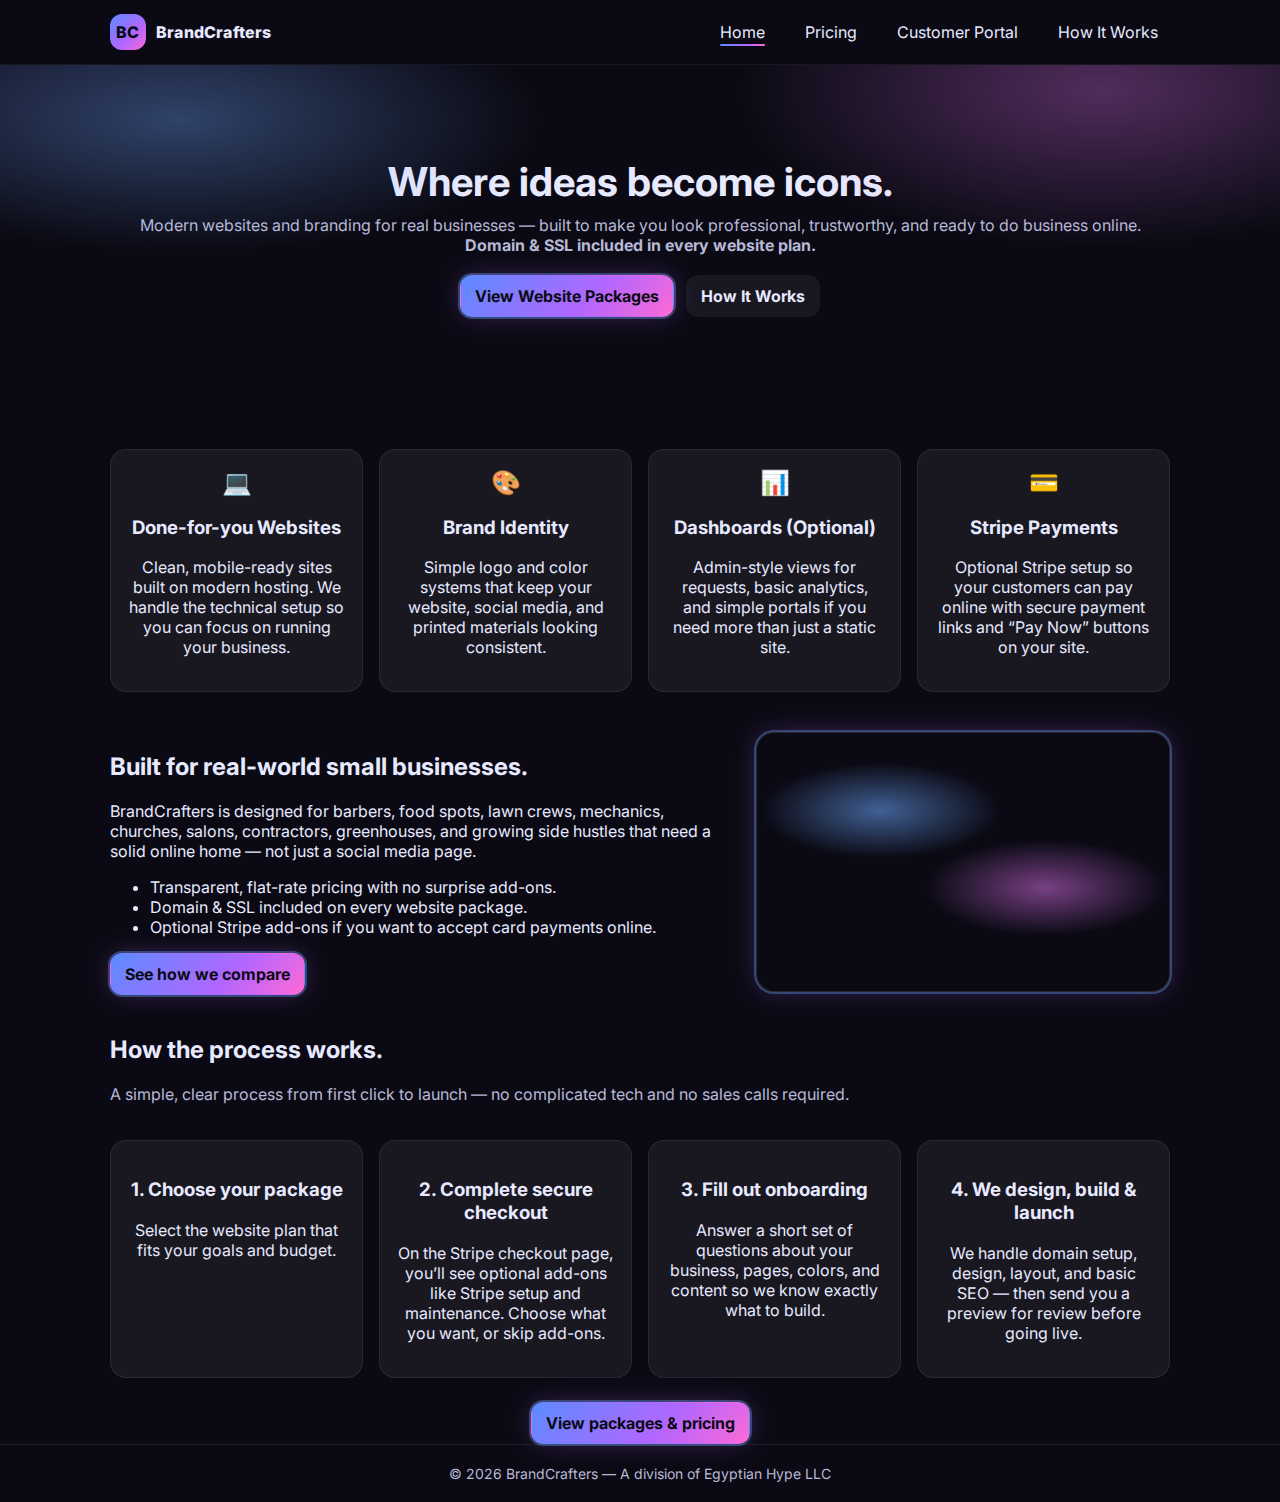
<file: index.html>
<!doctype html>
<html lang="en">
<head>
  <meta charset="utf-8" />
  <meta name="viewport" content="width=device-width, initial-scale=1" />
  <title>BrandCrafters — Where ideas become icons.</title>
  <link rel="preconnect" href="https://fonts.googleapis.com">
  <link href="https://fonts.googleapis.com/css2?family=Inter:wght@400;600;800&display=swap" rel="stylesheet">
  <link rel="stylesheet" href="styles.css" />
  <script defer src="script.js"></script>
</head>
<body>
<header class="site-header">
  <div class="container header-inner">
    <a class="logo" href="index.html">
      <span class="logo-mark">BC</span><span>BrandCrafters</span>
    </a>

    <!-- Desktop Nav -->
    <nav class="nav desktop-nav">
      <a href="index.html" class="nav-link active">Home</a>
      <a href="pricing.html" class="nav-link">Pricing</a>
      <a href="customer-inquiry.html" class="nav-link">Customer Portal</a>
      <a href="#how-it-works" class="nav-link">How It Works</a>
    </nav>

    <!-- Mobile: Hamburger -->
    <button class="menu-toggle" aria-label="Open menu" aria-expanded="false">
      <span></span><span></span><span></span>
    </button>
  </div>

  <!-- Mobile Drawer (V8) -->
  <nav class="mobile-drawer" aria-hidden="true">
    <div class="drawer-header">
      <a class="logo" href="index.html">
        <span class="logo-mark">BC</span><span>BrandCrafters</span>
      </a>
      <button class="menu-close" aria-label="Close menu">✕</button>
    </div>
    <a class="drawer-link" href="index.html">Home</a>
    <a class="drawer-link" href="pricing.html">Pricing</a>
    <a class="drawer-link" href="customer-inquiry.html">Customer Portal</a>
    <a class="drawer-link" href="#how-it-works">How It Works</a>
  </nav>
  <div class="drawer-backdrop" aria-hidden="true"></div>
</header>

<section class="hero hero-home">
  <div class="container">
    <h1 class="headline">Where ideas become icons.</h1>
    <p class="subhead">
      Modern websites and branding for real businesses — built to make you look
      professional, trustworthy, and ready to do business online.<br>
      <b>Domain &amp; SSL included in every website plan.</b>
    </p>
    <div class="cta-row">
      <a class="btn btn-primary" href="pricing.html">View Website Packages</a>
      <a class="btn btn-ghost" href="#how-it-works">How It Works</a>
    </div>
  </div>
  <div class="hero-ambient"></div>
</section>

<section class="grid-4 container">
  <article class="card">
    <div class="icon">💻</div>
    <h3>Done-for-you Websites</h3>
    <p>
      Clean, mobile-ready sites built on modern hosting. We handle the technical
      setup so you can focus on running your business.
    </p>
  </article>
  <article class="card">
    <div class="icon">🎨</div>
    <h3>Brand Identity</h3>
    <p>
      Simple logo and color systems that keep your website, social media,
      and printed materials looking consistent.
    </p>
  </article>
  <article class="card">
    <div class="icon">📊</div>
    <h3>Dashboards (Optional)</h3>
    <p>
      Admin-style views for requests, basic analytics, and simple portals if
      you need more than just a static site.
    </p>
  </article>
  <article class="card">
    <div class="icon">💳</div>
    <h3>Stripe Payments</h3>
    <p>
      Optional Stripe setup so your customers can pay online with secure
      payment links and “Pay Now” buttons on your site.
    </p>
  </article>
</section>

<section class="feature container">
  <div class="feature-copy">
    <h2>Built for real-world small businesses.</h2>
    <p>
      BrandCrafters is designed for barbers, food spots, lawn crews, mechanics,
      churches, salons, contractors, greenhouses, and growing side hustles that
      need a solid online home — not just a social media page.
    </p>
    <ul class="list">
      <li>Transparent, flat-rate pricing with no surprise add-ons.</li>
      <li>Domain &amp; SSL included on every website package.</li>
      <li>Optional Stripe add-ons if you want to accept card payments online.</li>
    </ul>
    <a class="btn btn-primary" href="pricing.html#compare">See how we compare</a>
  </div>
  <div class="feature-art">
    <div class="glass demo" aria-hidden="true"></div>
  </div>
</section>

<section class="container" id="how-it-works">
  <h2>How the process works.</h2>
  <p class="subhead">
    A simple, clear process from first click to launch — no complicated tech and no sales calls required.
  </p>
  <div class="grid-4">
    <article class="card">
      <h3>1. Choose your package</h3>
      <p>Select the website plan that fits your goals and budget.</p>
    </article>
    <article class="card">
      <h3>2. Complete secure checkout</h3>
      <p>
        On the Stripe checkout page, you’ll see optional add-ons like Stripe
        setup and maintenance. Choose what you want, or skip add-ons.
      </p>
    </article>
    <article class="card">
      <h3>3. Fill out onboarding</h3>
      <p>
        Answer a short set of questions about your business, pages, colors,
        and content so we know exactly what to build.
      </p>
    </article>
    <article class="card">
      <h3>4. We design, build &amp; launch</h3>
      <p>
        We handle domain setup, design, layout, and basic SEO — then send
        you a preview for review before going live.
      </p>
    </article>
  </div>
  <div class="cta-row">
    <a class="btn btn-primary" href="pricing.html">View packages &amp; pricing</a>
  </div>
</section>

<footer class="site-footer">
  <div class="container footer-inner">
    <div>© <span id="year"></span> BrandCrafters — A division of Egyptian Hype LLC</div>
  </div>
</footer>
<script>
  document.getElementById('year').textContent = new Date().getFullYear();
</script>
</body>
</html>
</file>
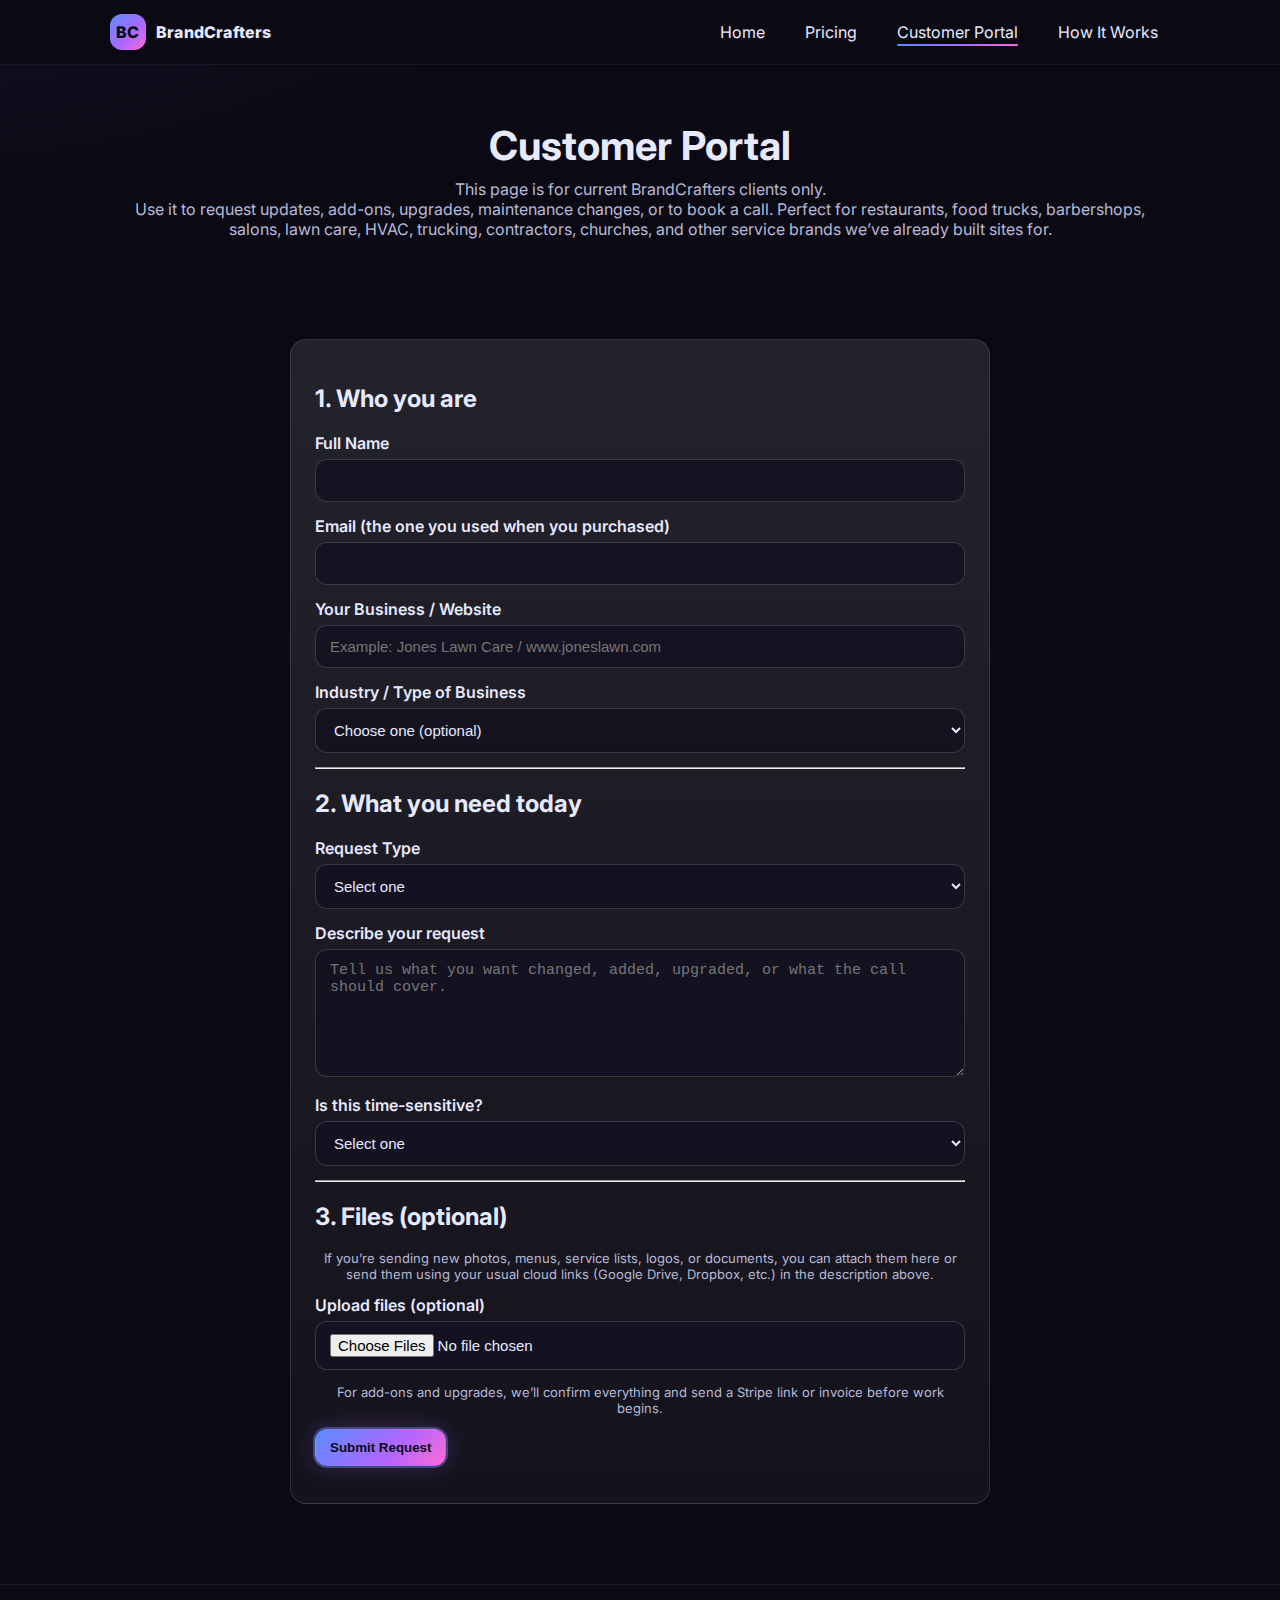
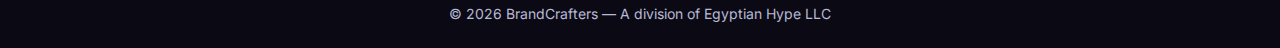
<file: customer-inquiry.html>
<!doctype html>
<html lang="en">
<head>
  <meta charset="utf-8" />
  <meta name="viewport" content="width=device-width, initial-scale=1" />
  <title>Customer Portal — BrandCrafters</title>
  <link href="https://fonts.googleapis.com/css2?family=Inter:wght@400;600;800&display=swap" rel="stylesheet">
  <link rel="stylesheet" href="styles.css" />
  <script defer src="script.js"></script>
</head>
<body>

<header class="site-header">
  <div class="container header-inner">
    <a class="logo" href="index.html">
      <span class="logo-mark">BC</span><span>BrandCrafters</span>
    </a>

    <nav class="nav desktop-nav">
      <a href="index.html" class="nav-link">Home</a>
      <a href="pricing.html" class="nav-link">Pricing</a>
      <a href="customer-inquiry.html" class="nav-link active">Customer Portal</a>
      <a href="pricing.html#how-it-works" class="nav-link">How It Works</a>
    </nav>

    <button class="menu-toggle" aria-label="Open menu" aria-expanded="false">
      <span></span><span></span><span></span>
    </button>
  </div>

  <nav class="mobile-drawer" aria-hidden="true">
    <div class="drawer-header">
      <a class="logo" href="index.html">
        <span class="logo-mark">BC</span><span>BrandCrafters</span>
      </a>
      <button class="menu-close" aria-label="Close menu">✕</button>
    </div>

    <a class="drawer-link" href="index.html">Home</a>
    <a class="drawer-link" href="pricing.html">Pricing</a>
    <a class="drawer-link highlight" href="customer-inquiry.html">Customer Portal</a>
  </nav>

  <div class="drawer-backdrop" aria-hidden="true"></div>
</header>

<section class="page-hero">
  <div class="container">
    <h1 class="headline">Customer Portal</h1>
    <p class="subhead">
      This page is for current BrandCrafters clients only.<br>
      Use it to request updates, add-ons, upgrades, maintenance changes, or to book a call.
      Perfect for restaurants, food trucks, barbershops, salons, lawn care, HVAC, trucking,
      contractors, churches, and other service brands we’ve already built sites for.
    </p>
  </div>
</section>

<section class="container inquiry-section">
  <form id="customerForm" class="form glass" autocomplete="on">
    <h2>1. Who you are</h2>

    <label>Full Name
      <input name="name" required />
    </label>

    <label>Email (the one you used when you purchased)
      <input type="email" name="email" required />
    </label>

    <label>Your Business / Website
      <input name="business" placeholder="Example: Jones Lawn Care / www.joneslawn.com" />
    </label>

    <label>Industry / Type of Business
      <select name="industry">
        <option value="">Choose one (optional)</option>
        <option>Restaurant / Food Truck</option>
        <option>Barbershop / Salon / Beauty</option>
        <option>Lawn Care / Landscaping</option>
        <option>HVAC / Plumbing / Trades</option>
        <option>Trucking / Logistics</option>
        <option>Cleaning / Detailing</option>
        <option>Medical / Dental / Health</option>
        <option>Legal / Tax / Professional</option>
        <option>Church / Nonprofit</option>
        <option>Other</option>
      </select>
    </label>

    <hr>

    <h2>2. What you need today</h2>

    <label>Request Type
      <select name="requestType" required>
        <option value="">Select one</option>
        <option value="Site Update">Website update (per-call)</option>
        <option value="Add Stripe Basic">Add Basic Stripe Setup</option>
        <option value="Add Stripe Full">Add Full Stripe Integration</option>
        <option value="Upgrade Package">Upgrade my website package</option>
        <option value="Add Maintenance">Add a maintenance plan</option>
        <option value="Cancel Maintenance">Cancel my maintenance plan</option>
        <option value="Book Call">Book a call (phone or video)</option>
        <option value="Upload Content">Send new content or images</option>
        <option value="Other">Other request</option>
      </select>
    </label>

    <label>Describe your request
      <textarea name="details" rows="6"
        placeholder="Tell us what you want changed, added, upgraded, or what the call should cover."></textarea>
    </label>

    <label>Is this time-sensitive?
      <select name="urgency">
        <option value="">Select one</option>
        <option>Normal</option>
        <option>Need this done soon</option>
        <option>Urgent (deadline coming up)</option>
      </select>
    </label>

    <hr>

    <h2>3. Files (optional)</h2>
    <p class="form-note">
      If you’re sending new photos, menus, service lists, logos, or documents, you can attach them here
      or send them using your usual cloud links (Google Drive, Dropbox, etc.) in the description above.
    </p>

    <!-- Visual only unless wired to a backend / upload handler -->
    <label>Upload files (optional)
      <input type="file" name="uploads" multiple />
    </label>

    <p class="form-note">
      For add-ons and upgrades, we’ll confirm everything and send a Stripe link or invoice
      before work begins.
    </p>

    <button class="btn btn-primary" type="submit">Submit Request</button>
    <p id="formMsg" class="form-note"></p>
  </form>
</section>

<footer class="site-footer">
  <div class="container footer-inner">
    <div>© <span id="year"></span> BrandCrafters — A division of Egyptian Hype LLC</div>
  </div>
</footer>
<script>
  document.getElementById('year').textContent = new Date().getFullYear();

  // Simple front-end confirmation for now (no backend yet)
  const customerForm = document.getElementById('customerForm');
  const customerMsg = document.getElementById('formMsg');

  customerForm.addEventListener('submit', function (e) {
    e.preventDefault();
    customerMsg.textContent = "Thanks! Your request has been recorded. We’ll review it and follow up by email.";
    window.scrollTo({ top: 0, behavior: 'smooth' });
  });
</script>
</body>
  </html>
</file>
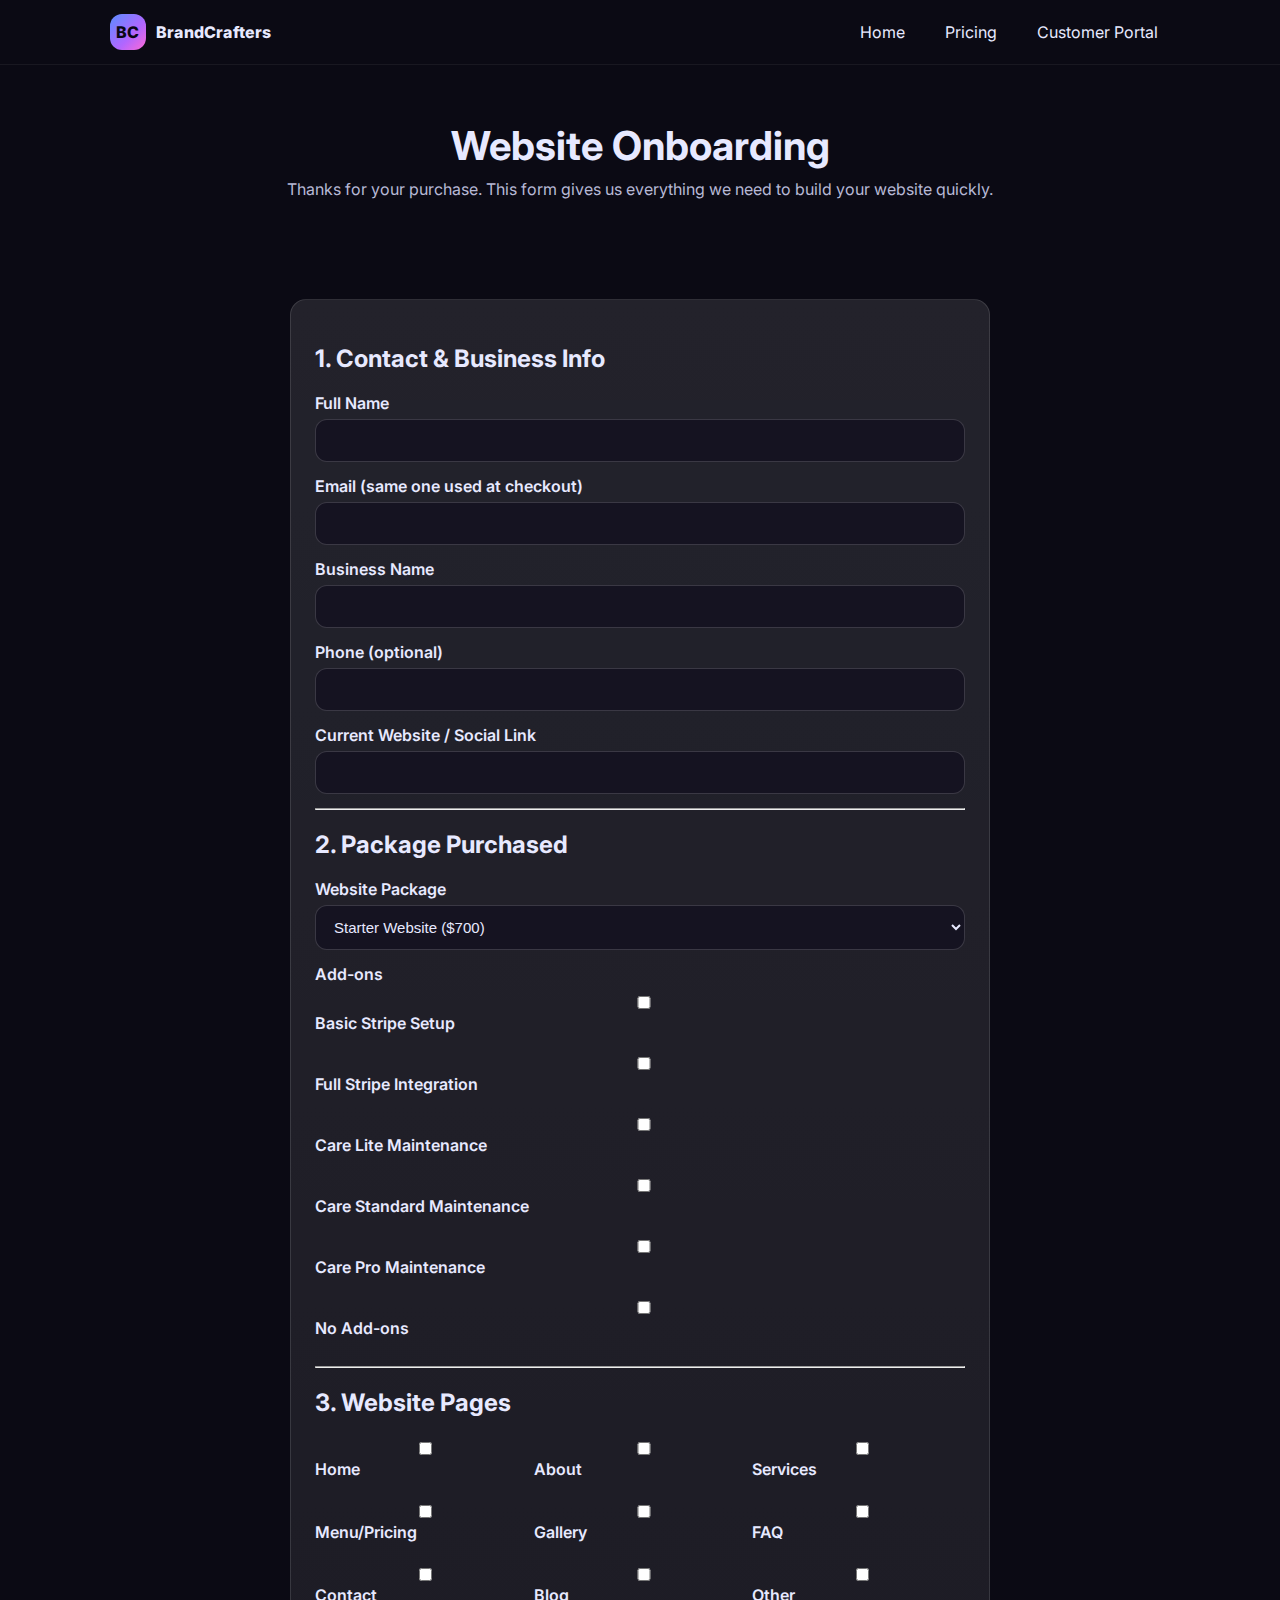
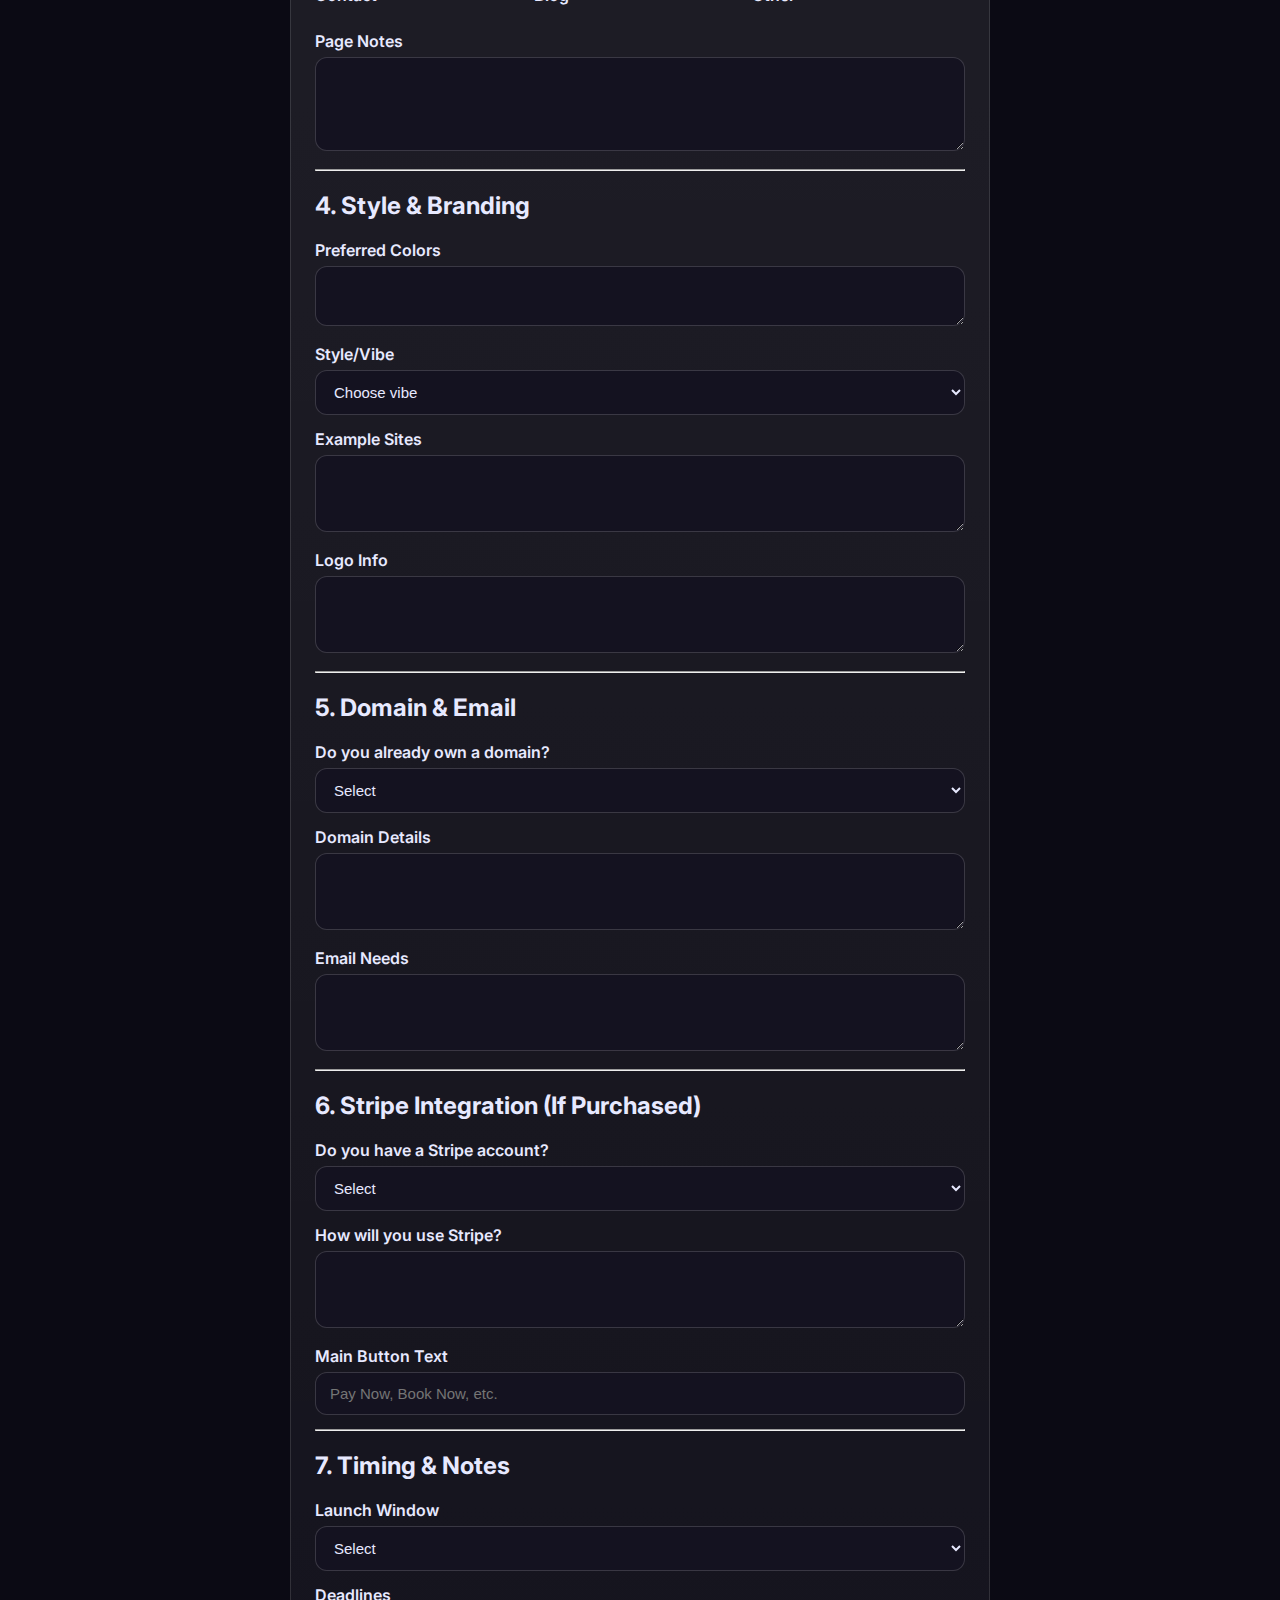
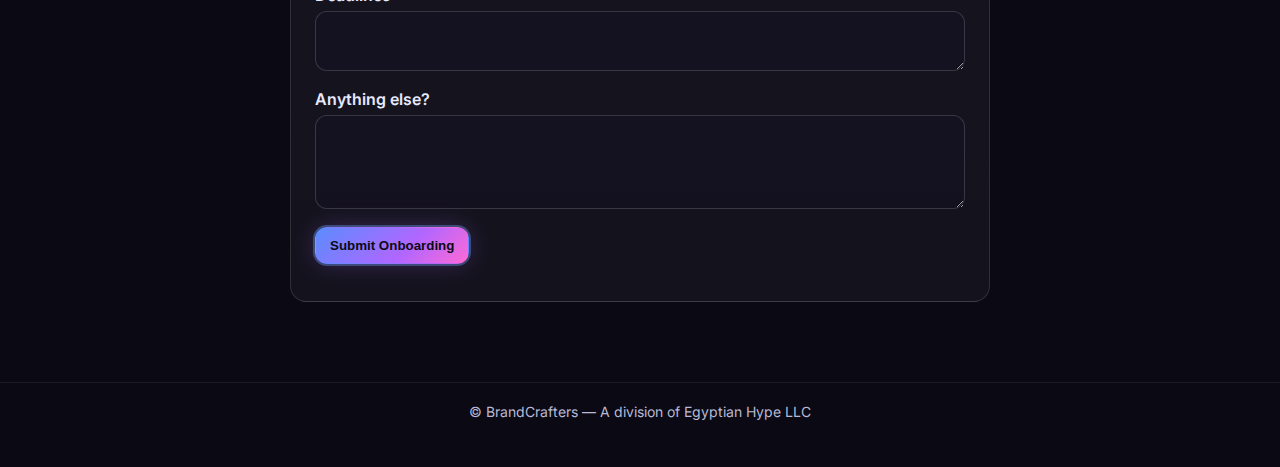
<file: onboarding.html>
<!doctype html>
<html lang="en">
<head>
  <meta charset="utf-8" />
  <meta name="viewport" content="width=device-width, initial-scale=1" />
  <title>Onboarding — BrandCrafters</title>
  <link href="https://fonts.googleapis.com/css2?family=Inter:wght@400;600;800&display=swap" rel="stylesheet">
  <link rel="stylesheet" href="styles.css" />
  <script defer src="script.js"></script>
</head>
<body>

<header class="site-header">
  <div class="container header-inner">
    <a class="logo" href="index.html">
      <span class="logo-mark">BC</span><span>BrandCrafters</span>
    </a>

    <nav class="nav desktop-nav">
      <a href="index.html" class="nav-link">Home</a>
      <a href="pricing.html" class="nav-link">Pricing</a>
      <a href="customer-inquiry.html" class="nav-link">Customer Portal</a>
    </nav>

    <button class="menu-toggle" aria-label="Open menu" aria-expanded="false">
      <span></span><span></span><span></span>
    </button>
  </div>

  <nav class="mobile-drawer" aria-hidden="true">
    <div class="drawer-header">
      <a class="logo" href="index.html">
        <span class="logo-mark">BC</span><span>BrandCrafters</span>
      </a>
      <button class="menu-close" aria-label="Close menu">✕</button>
    </div>
    <a class="drawer-link" href="index.html">Home</a>
    <a class="drawer-link" href="pricing.html">Pricing</a>
    <a class="drawer-link" href="customer-inquiry.html">Customer Portal</a>
  </nav>

  <div class="drawer-backdrop" aria-hidden="true"></div>
</header>

<section class="page-hero">
  <div class="container">
    <h1 class="headline">Website Onboarding</h1>
    <p class="subhead">
      Thanks for your purchase. This form gives us everything we need to build your website quickly.
    </p>
  </div>
</section>

<section class="container inquiry-section">
  <form id="onboardingForm" class="form glass" autocomplete="on">

    <h2>1. Contact & Business Info</h2>

    <label>Full Name
      <input name="name" required />
    </label>

    <label>Email (same one used at checkout)
      <input type="email" name="email" required />
    </label>

    <label>Business Name
      <input name="business" required />
    </label>

    <label>Phone (optional)
      <input name="phone" />
    </label>

    <label>Current Website / Social Link
      <input name="current_web" />
    </label>

    <hr>

    <h2>2. Package Purchased</h2>

    <label>Website Package
      <select name="package" required>
        <option value="Starter Website">Starter Website ($700)</option>
        <option value="Standard Business Site">Standard Business Site ($900)</option>
        <option value="Professional Website">Professional Website ($1,300)</option>
        <option value="Premium Website">Premium Website ($2,000)</option>
      </select>
    </label>

    <label>Add-ons
      <div style="margin-top:6px; display:grid; gap:4px;">
        <label><input type="checkbox" name="addons" value="Basic Stripe Setup" /> Basic Stripe Setup</label>
        <label><input type="checkbox" name="addons" value="Full Stripe Integration" /> Full Stripe Integration</label>
        <label><input type="checkbox" name="addons" value="Care Lite" /> Care Lite Maintenance</label>
        <label><input type="checkbox" name="addons" value="Care Standard" /> Care Standard Maintenance</label>
        <label><input type="checkbox" name="addons" value="Care Pro" /> Care Pro Maintenance</label>
        <label><input type="checkbox" name="addons" value="None" /> No Add-ons</label>
      </div>
    </label>

    <hr>

    <h2>3. Website Pages</h2>

    <div style="display:grid;grid-template-columns:repeat(auto-fit,minmax(180px,1fr));gap:6px;margin-bottom:12px;">
      <label><input type="checkbox" name="pages" value="Home" /> Home</label>
      <label><input type="checkbox" name="pages" value="About" /> About</label>
      <label><input type="checkbox" name="pages" value="Services" /> Services</label>
      <label><input type="checkbox" name="pages" value="Menu/Pricing" /> Menu/Pricing</label>
      <label><input type="checkbox" name="pages" value="Gallery" /> Gallery</label>
      <label><input type="checkbox" name="pages" value="FAQ" /> FAQ</label>
      <label><input type="checkbox" name="pages" value="Contact" /> Contact</label>
      <label><input type="checkbox" name="pages" value="Blog" /> Blog</label>
      <label><input type="checkbox" name="pages" value="Other" /> Other</label>
    </div>

    <label>Page Notes
      <textarea name="page_notes" rows="4"></textarea>
    </label>

    <hr>

    <h2>4. Style & Branding</h2>

    <label>Preferred Colors
      <textarea name="colors" rows="2"></textarea>
    </label>

    <label>Style/Vibe
      <select name="style_vibe">
        <option value="">Choose vibe</option>
        <option value="Clean & Modern">Clean & Modern</option>
        <option value="Bold & Loud">Bold & Loud</option>
        <option value="Minimal">Minimal</option>
        <option value="Professional">Professional</option>
      </select>
    </label>

    <label>Example Sites
      <textarea name="example_sites" rows="3"></textarea>
    </label>

    <label>Logo Info
      <textarea name="logo_info" rows="3"></textarea>
    </label>

    <hr>

    <h2>5. Domain & Email</h2>

    <label>Do you already own a domain?
      <select name="has_domain">
        <option value="">Select</option>
        <option>Yes</option>
        <option>No</option>
        <option>Not sure</option>
      </select>
    </label>

    <label>Domain Details
      <textarea name="domain_details" rows="3"></textarea>
    </label>

    <label>Email Needs
      <textarea name="email_needs" rows="3"></textarea>
    </label>

    <hr>

    <h2>6. Stripe Integration (If Purchased)</h2>

    <label>Do you have a Stripe account?
      <select name="has_stripe">
        <option value="">Select</option>
        <option>Yes</option>
        <option>No</option>
        <option>Not sure</option>
      </select>
    </label>

    <label>How will you use Stripe?
      <textarea name="stripe_usage" rows="3"></textarea>
    </label>

    <label>Main Button Text
      <input name="primary_button_text" placeholder="Pay Now, Book Now, etc." />
    </label>

    <hr>

    <h2>7. Timing & Notes</h2>

    <label>Launch Window
      <select name="launch_window">
        <option value="">Select</option>
        <option>1–2 weeks</option>
        <option>2–3 weeks</option>
        <option>3–5 weeks</option>
        <option>No rush</option>
      </select>
    </label>

    <label>Deadlines
      <textarea name="deadlines" rows="2"></textarea>
    </label>

    <label>Anything else?
      <textarea name="extra_notes" rows="4"></textarea>
    </label>

    <button class="btn btn-primary" type="submit">Submit Onboarding</button>
    <p id="formMsg" class="form-note"></p>
  </form>
</section>

<footer class="site-footer">
  <div class="container footer-inner">
    <div>© <span id="year"></span> BrandCrafters — A division of Egyptian Hype LLC</div>
  </div>
</footer>

<!-- Supabase Wiring -->
<script type="module">
  import { createClient } from "https://esm.sh/@supabase/supabase-js@2";

  const supabase = createClient(
    "https://vekoulqehexqosgwacwa.supabase.co",
    "eyJhbGciOiJIUzI1NiIsInR5cCI6IkpXVCJ9.eyJpc3MiOiJzdXBhYmFzZSIsInJlZiI6InZla291bHFlaGV4cW9zZ3dhY3dhIiwicm9sZSI6ImFub24iLCJpYXQiOjE3NjMxNTYxNTUsImV4cCI6MjA3ODczMjE1NX0.B9gSHAb_cLCcjCzXM5FegDIKsuQwHCqAFXslfAzzrQ4"
  );

  document.getElementById("year").textContent = new Date().getFullYear();

  const form = document.getElementById("onboardingForm");
  const msg = document.getElementById("formMsg");
  const submitBtn = form.querySelector("button[type='submit']");

  form.addEventListener("submit", async (e) => {
    e.preventDefault();
    msg.textContent = "Submitting...";
    submitBtn.disabled = true;

    const fd = new FormData(form);
    const addons = fd.getAll("addons");
    const pages = fd.getAll("pages");

    const payload = {
      name: fd.get("name"),
      email: fd.get("email"),
      business_name: fd.get("business"),
      phone: fd.get("phone"),
      current_web: fd.get("current_web"),
      package_name: fd.get("package"),
      addons,
      pages,
      page_notes: fd.get("page_notes"),
      colors: fd.get("colors"),
      style_vibe: fd.get("style_vibe"),
      example_sites: fd.get("example_sites"),
      logo_info: fd.get("logo_info"),
      has_domain: fd.get("has_domain"),
      domain_details: fd.get("domain_details"),
      email_needs: fd.get("email_needs"),
      has_stripe: fd.get("has_stripe"),
      stripe_usage: fd.get("stripe_usage"),
      primary_button_text: fd.get("primary_button_text"),
      launch_window: fd.get("launch_window"),
      deadlines: fd.get("deadlines"),
      extra_notes: fd.get("extra_notes"),
    };

    const { error } = await supabase
      .from("onboarding_submissions")
      .insert(payload);

    if (error) {
      msg.textContent = "Error saving your info. Try again.";
      console.error(error);
    } else {
      msg.textContent = "Submitted successfully!";
      form.reset();
    }

    submitBtn.disabled = false;
  });
</script>

</body>
</html>
</file>
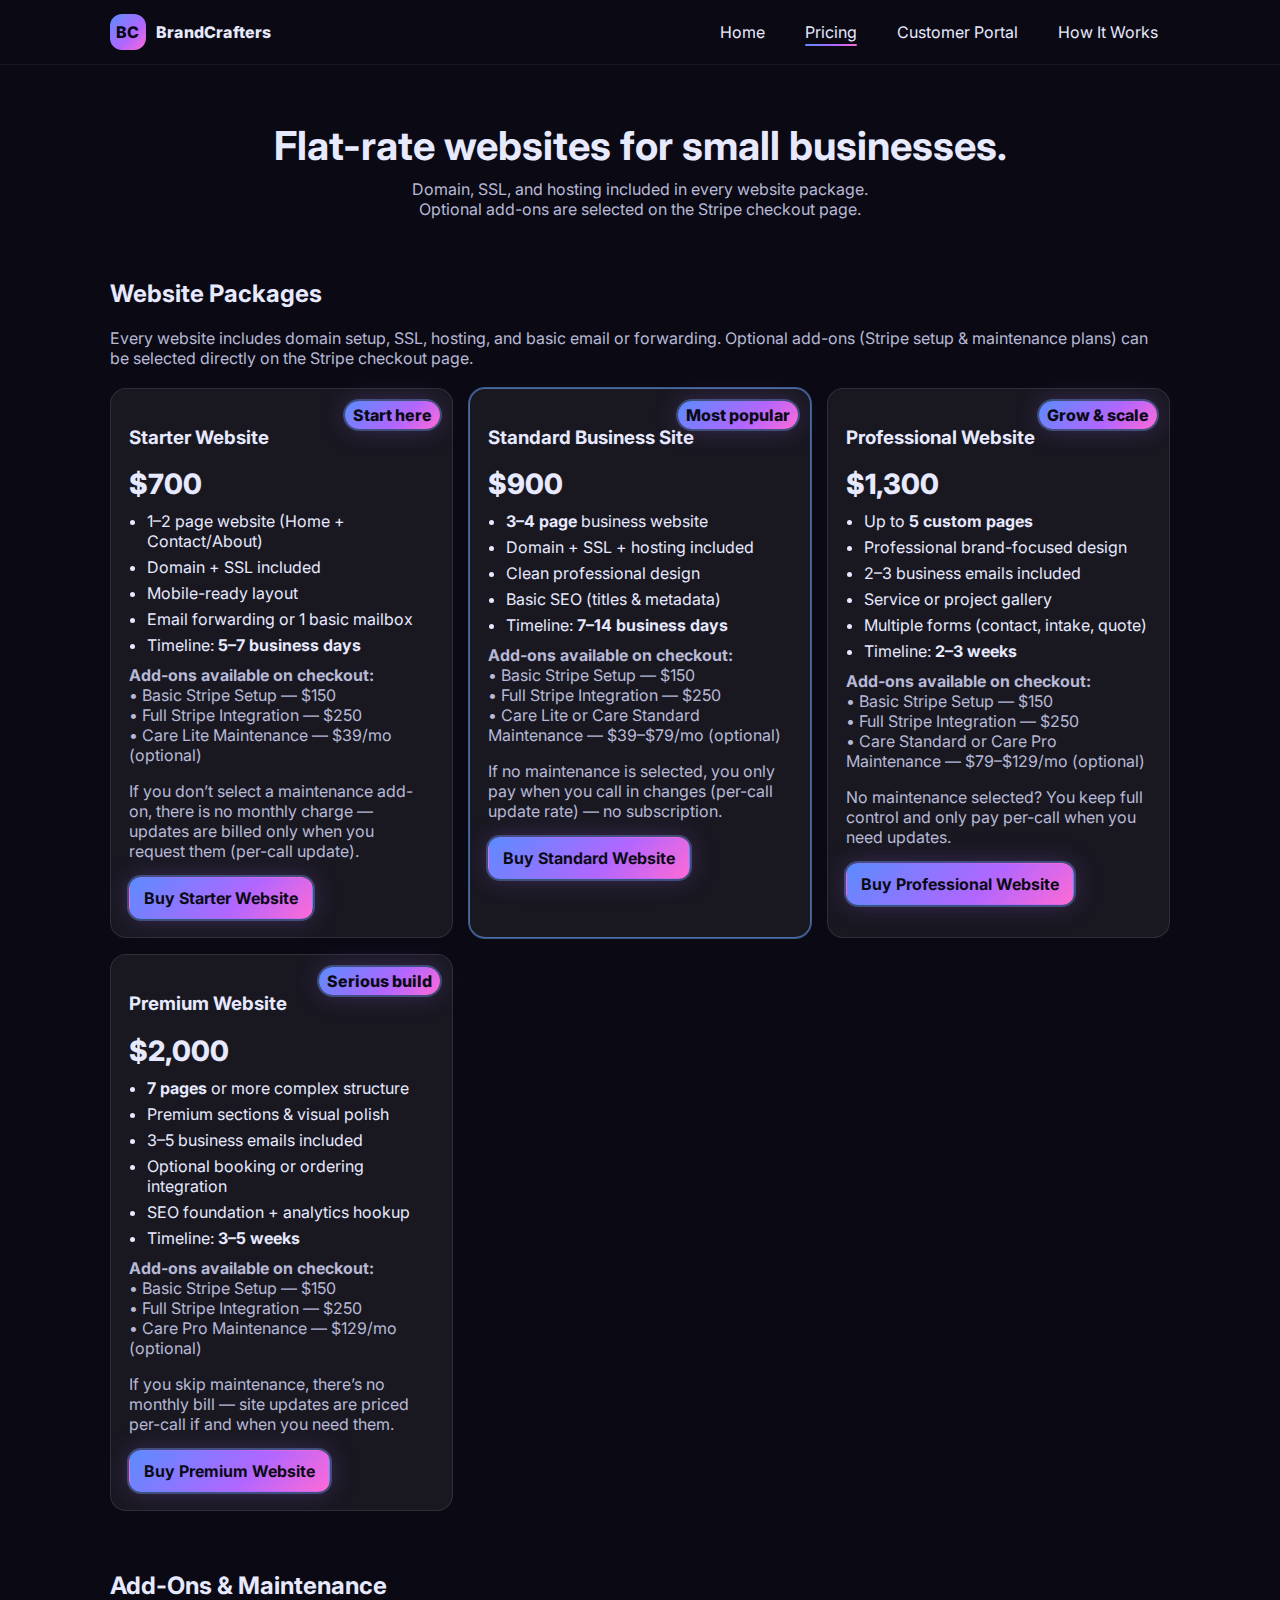
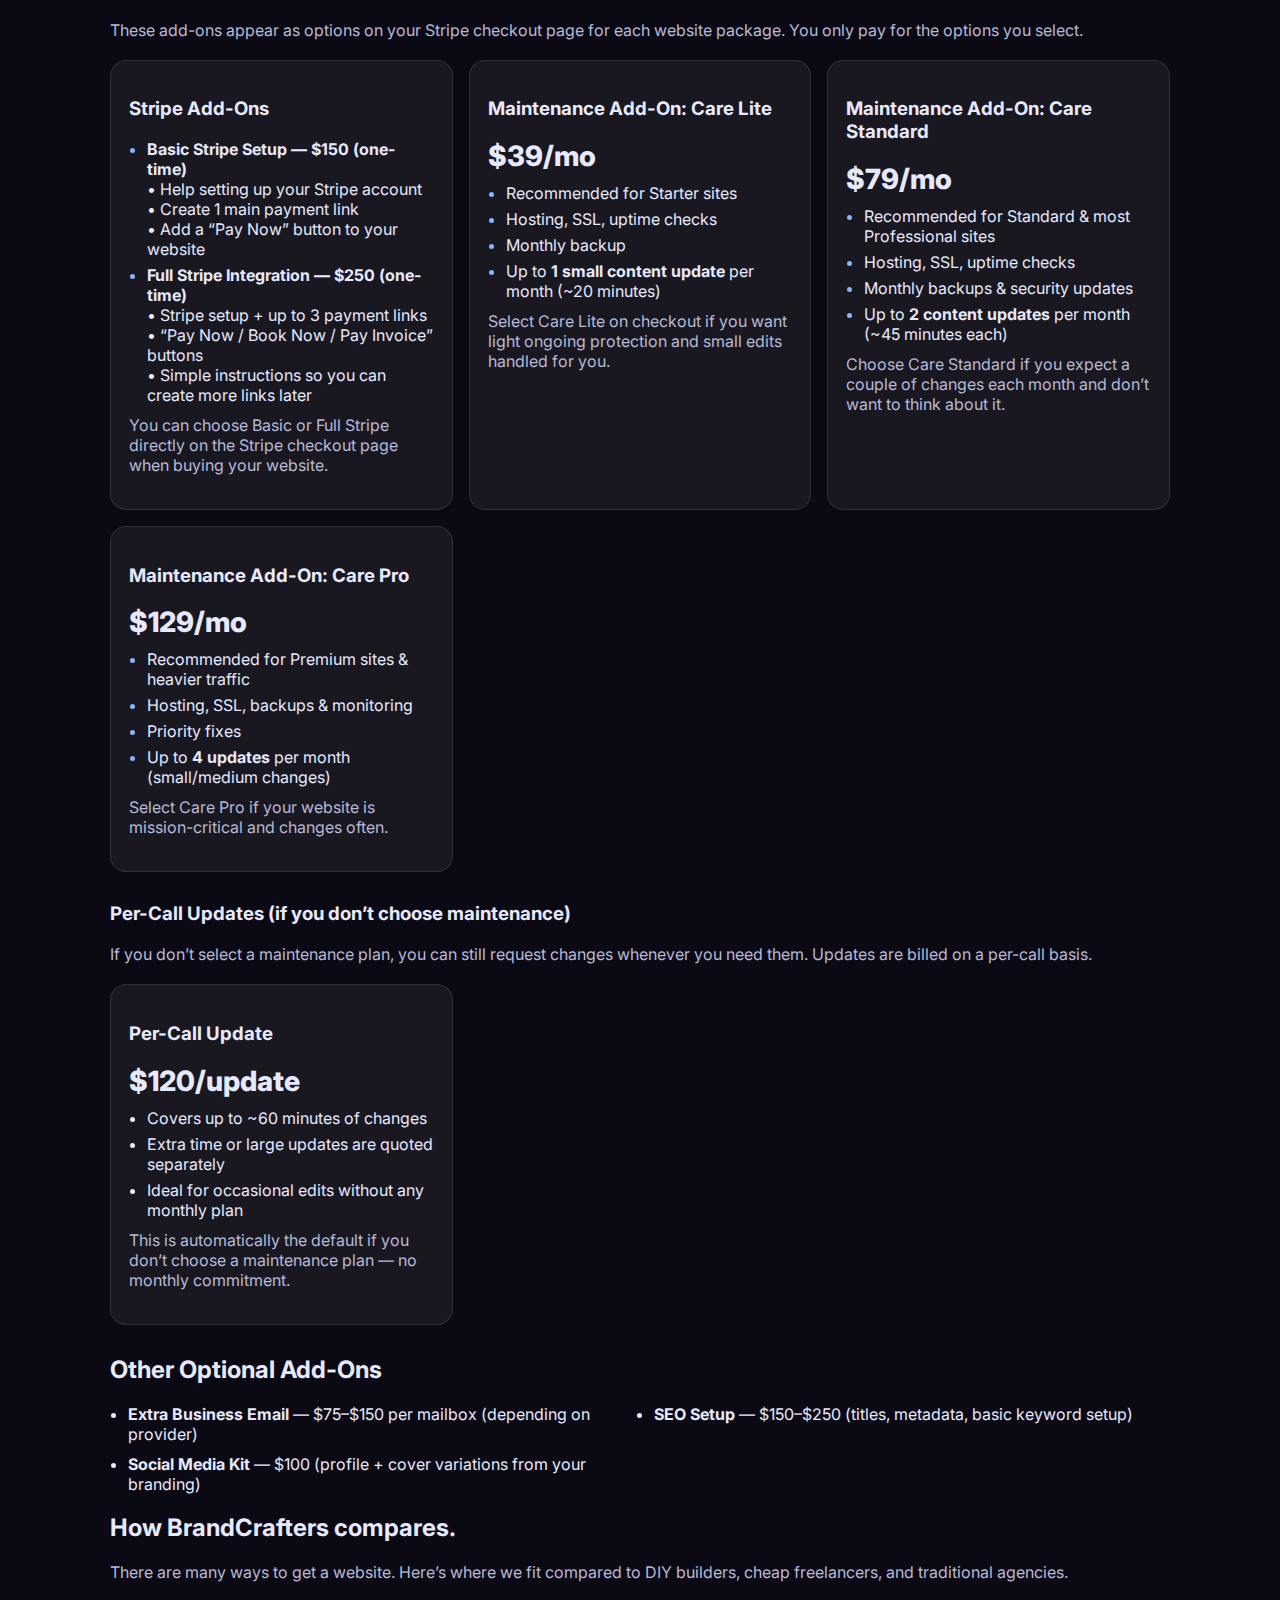
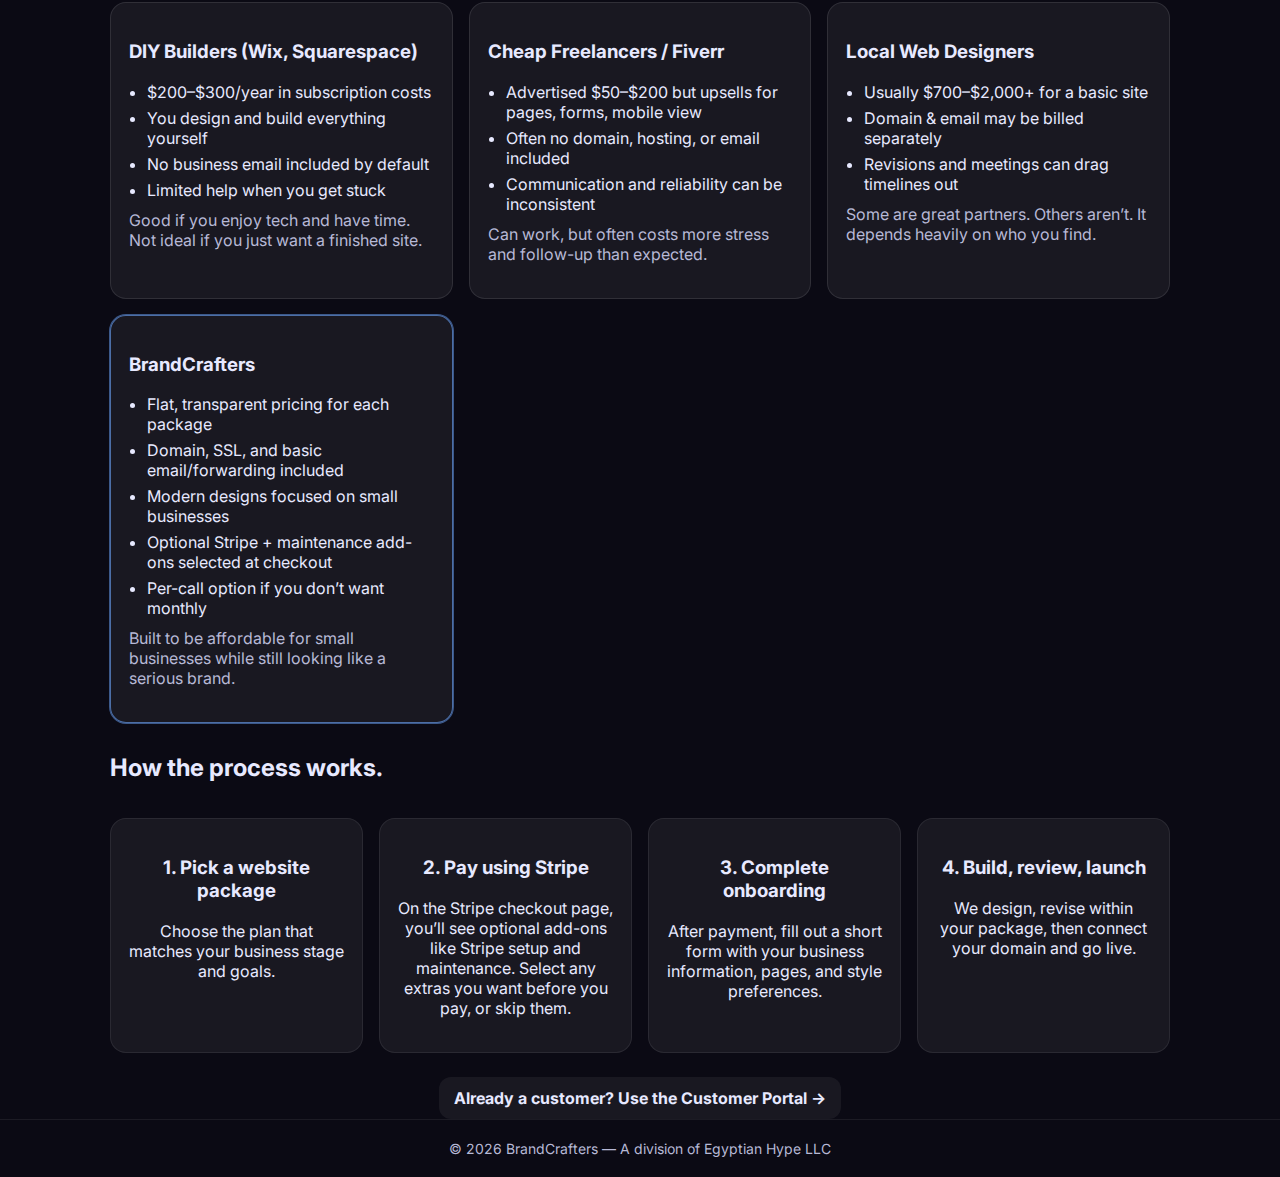
<file: pricing.html>
<!doctype html>
<html lang="en">
<head>
  <meta charset="utf-8" />
  <meta name="viewport" content="width=device-width, initial-scale=1" />
  <title>Pricing — BrandCrafters</title>
  <link href="https://fonts.googleapis.com/css2?family=Inter:wght@400;600;800&display=swap" rel="stylesheet">
  <link rel="stylesheet" href="styles.css" />
  <script defer src="script.js"></script>
</head>
<body>
<header class="site-header">
  <div class="container header-inner">
    <a class="logo" href="index.html">
      <span class="logo-mark">BC</span><span>BrandCrafters</span>
    </a>

    <!-- Desktop Nav -->
    <nav class="nav desktop-nav">
      <a href="index.html" class="nav-link">Home</a>
      <a href="pricing.html" class="nav-link active">Pricing</a>
      <a href="customer-inquiry.html" class="nav-link">Customer Portal</a>
      <a href="#how-it-works" class="nav-link">How It Works</a>
    </nav>

    <!-- Mobile Menu -->
    <button class="menu-toggle" aria-label="Open menu" aria-expanded="false">
      <span></span><span></span><span></span>
    </button>
  </div>

  <!-- Mobile Drawer (V8) -->
  <nav class="mobile-drawer" aria-hidden="true">
    <div class="drawer-header">
      <a class="logo" href="index.html">
        <span class="logo-mark">BC</span><span>BrandCrafters</span>
      </a>
      <button class="menu-close" aria-label="Close menu">✕</button>
    </div>
    <a class="drawer-link" href="index.html">Home</a>
    <a class="drawer-link" href="pricing.html">Pricing</a>
    <a class="drawer-link" href="customer-inquiry.html">Customer Portal</a>
    <a class="drawer-link" href="#how-it-works">How It Works</a>
  </nav>
  <div class="drawer-backdrop" aria-hidden="true"></div>
</header>

<section class="page-hero">
  <div class="container">
    <h1 class="headline">Flat-rate websites for small businesses.</h1>
    <p class="subhead">
      Domain, SSL, and hosting included in every website package.<br>
      Optional add-ons are selected on the Stripe checkout page.
    </p>
  </div>
</section>

<!-- WEBSITE PACKAGES -->
<div class="container plans" id="packages">
  <h2>Website Packages</h2>
  <p class="subhead">
    Every website includes domain setup, SSL, hosting, and basic email or forwarding.
    Optional add-ons (Stripe setup &amp; maintenance plans) can be selected directly
    on the Stripe checkout page.
  </p>

  <div class="plan-grid">

    <!-- Starter -->
    <div class="plan">
      <div class="badge">Start here</div>
      <h3>Starter Website</h3>
      <div class="price">$700</div>
      <ul class="features">
        <li>1–2 page website (Home + Contact/About)</li>
        <li>Domain + SSL included</li>
        <li>Mobile-ready layout</li>
        <li>Email forwarding or 1 basic mailbox</li>
        <li>Timeline: <b>5–7 business days</b></li>
      </ul>
      <p class="fit-note">
        <b>Add-ons available on checkout:</b><br>
        • Basic Stripe Setup — $150<br>
        • Full Stripe Integration — $250<br>
        • Care Lite Maintenance — $39/mo (optional)
      </p>
      <p class="fit-note">
        If you don’t select a maintenance add-on, there is no monthly charge — updates are billed only when you request them (per-call update).
      </p>

      <div class="plan-actions">
        <!-- Replace with your Stripe Payment Link for Starter website (with add-ons configured in Stripe) -->
        <a class="btn btn-primary btn-full" href="#STRIPE_WEBSITE_STARTER" target="_blank" rel="noopener">
          Buy Starter Website
        </a>
      </div>
    </div>

    <!-- Standard -->
    <div class="plan plan-popular">
      <div class="badge">Most popular</div>
      <h3>Standard Business Site</h3>
      <div class="price">$900</div>
      <ul class="features">
        <li><b>3–4 page</b> business website</li>
        <li>Domain + SSL + hosting included</li>
        <li>Clean professional design</li>
        <li>Basic SEO (titles &amp; metadata)</li>
        <li>Timeline: <b>7–14 business days</b></li>
      </ul>
      <p class="fit-note">
        <b>Add-ons available on checkout:</b><br>
        • Basic Stripe Setup — $150<br>
        • Full Stripe Integration — $250<br>
        • Care Lite or Care Standard Maintenance — $39–$79/mo (optional)
      </p>
      <p class="fit-note">
        If no maintenance is selected, you only pay when you call in changes (per-call update rate) — no subscription.
      </p>

      <div class="plan-actions">
        <a class="btn btn-primary btn-full" href="#STRIPE_WEBSITE_STANDARD" target="_blank" rel="noopener">
          Buy Standard Website
        </a>
      </div>
    </div>

    <!-- Professional -->
    <div class="plan">
      <div class="badge">Grow &amp; scale</div>
      <h3>Professional Website</h3>
      <div class="price">$1,300</div>
      <ul class="features">
        <li>Up to <b>5 custom pages</b></li>
        <li>Professional brand-focused design</li>
        <li>2–3 business emails included</li>
        <li>Service or project gallery</li>
        <li>Multiple forms (contact, intake, quote)</li>
        <li>Timeline: <b>2–3 weeks</b></li>
      </ul>
      <p class="fit-note">
        <b>Add-ons available on checkout:</b><br>
        • Basic Stripe Setup — $150<br>
        • Full Stripe Integration — $250<br>
        • Care Standard or Care Pro Maintenance — $79–$129/mo (optional)
      </p>
      <p class="fit-note">
        No maintenance selected? You keep full control and only pay per-call when you need updates.
      </p>

      <div class="plan-actions">
        <a class="btn btn-primary btn-full" href="#STRIPE_WEBSITE_PROFESSIONAL" target="_blank" rel="noopener">
          Buy Professional Website
        </a>
      </div>
    </div>

    <!-- Premium -->
    <div class="plan">
      <div class="badge">Serious build</div>
      <h3>Premium Website</h3>
      <div class="price">$2,000</div>
      <ul class="features">
        <li><b>7 pages</b> or more complex structure</li>
        <li>Premium sections &amp; visual polish</li>
        <li>3–5 business emails included</li>
        <li>Optional booking or ordering integration</li>
        <li>SEO foundation + analytics hookup</li>
        <li>Timeline: <b>3–5 weeks</b></li>
      </ul>
      <p class="fit-note">
        <b>Add-ons available on checkout:</b><br>
        • Basic Stripe Setup — $150<br>
        • Full Stripe Integration — $250<br>
        • Care Pro Maintenance — $129/mo (optional)
      </p>
      <p class="fit-note">
        If you skip maintenance, there’s no monthly bill — site updates are priced per-call if and when you need them.
      </p>

      <div class="plan-actions">
        <a class="btn btn-primary btn-full" href="#STRIPE_WEBSITE_PREMIUM" target="_blank" rel="noopener">
          Buy Premium Website
        </a>
      </div>
    </div>

  </div>
</div>

<!-- ADD-ONS & MAINTENANCE (INFO ONLY, STRIPE HANDLES SELECTION) -->
<section class="container" id="addons">
  <h2>Add-Ons &amp; Maintenance</h2>
  <p class="subhead">
    These add-ons appear as options on your Stripe checkout page for each website package.
    You only pay for the options you select.
  </p>

  <div class="plan-grid care">
    <div class="plan">
      <h3>Stripe Add-Ons</h3>
      <ul class="features">
        <li>
          <b>Basic Stripe Setup — $150 (one-time)</b><br>
          • Help setting up your Stripe account<br>
          • Create 1 main payment link<br>
          • Add a “Pay Now” button to your website
        </li>
        <li>
          <b>Full Stripe Integration — $250 (one-time)</b><br>
          • Stripe setup + up to 3 payment links<br>
          • “Pay Now / Book Now / Pay Invoice” buttons<br>
          • Simple instructions so you can create more links later
        </li>
      </ul>
      <p class="fit-note">
        You can choose Basic or Full Stripe directly on the Stripe checkout page when buying your website.
      </p>
    </div>

    <div class="plan">
      <h3>Maintenance Add-On: Care Lite</h3>
      <div class="price">$39<span>/mo</span></div>
      <ul class="features">
        <li>Recommended for Starter sites</li>
        <li>Hosting, SSL, uptime checks</li>
        <li>Monthly backup</li>
        <li>Up to <b>1 small content update</b> per month (~20 minutes)</li>
      </ul>
      <p class="fit-note">
        Select Care Lite on checkout if you want light ongoing protection and small edits handled for you.
      </p>
    </div>

    <div class="plan">
      <h3>Maintenance Add-On: Care Standard</h3>
      <div class="price">$79<span>/mo</span></div>
      <ul class="features">
        <li>Recommended for Standard &amp; most Professional sites</li>
        <li>Hosting, SSL, uptime checks</li>
        <li>Monthly backups &amp; security updates</li>
        <li>Up to <b>2 content updates</b> per month (~45 minutes each)</li>
      </ul>
      <p class="fit-note">
        Choose Care Standard if you expect a couple of changes each month and don’t want to think about it.
      </p>
    </div>

    <div class="plan">
      <h3>Maintenance Add-On: Care Pro</h3>
      <div class="price">$129<span>/mo</span></div>
      <ul class="features">
        <li>Recommended for Premium sites &amp; heavier traffic</li>
        <li>Hosting, SSL, backups &amp; monitoring</li>
        <li>Priority fixes</li>
        <li>Up to <b>4 updates</b> per month (small/medium changes)</li>
      </ul>
      <p class="fit-note">
        Select Care Pro if your website is mission-critical and changes often.
      </p>
    </div>
  </div>

  <h3>Per-Call Updates (if you don’t choose maintenance)</h3>
  <p class="subhead">
    If you don’t select a maintenance plan, you can still request changes whenever you need them.
    Updates are billed on a per-call basis.
  </p>

  <div class="plan-grid">
    <div class="plan">
      <h3>Per-Call Update</h3>
      <div class="price">$120<span>/update</span></div>
      <ul class="features">
        <li>Covers up to ~60 minutes of changes</li>
        <li>Extra time or large updates are quoted separately</li>
        <li>Ideal for occasional edits without any monthly plan</li>
      </ul>
      <p class="fit-note">
        This is automatically the default if you don’t choose a maintenance plan — no monthly commitment.
      </p>
    </div>
  </div>
</section>

<!-- OTHER ADD-ONS -->
<section class="container" id="other-addons">
  <h2>Other Optional Add-Ons</h2>
  <ul class="addons">
    <li><b>Extra Business Email</b> — $75–$150 per mailbox (depending on provider)</li>
    <li><b>SEO Setup</b> — $150–$250 (titles, metadata, basic keyword setup)</li>
    <li><b>Social Media Kit</b> — $100 (profile + cover variations from your branding)</li>
  </ul>
</section>

<!-- COMPARISON SECTION -->
<section class="container" id="compare">
  <h2>How BrandCrafters compares.</h2>
  <p class="subhead">
    There are many ways to get a website. Here’s where we fit compared to DIY builders,
    cheap freelancers, and traditional agencies.
  </p>

  <div class="plan-grid">
    <div class="plan">
      <h3>DIY Builders (Wix, Squarespace)</h3>
      <ul class="features">
        <li>$200–$300/year in subscription costs</li>
        <li>You design and build everything yourself</li>
        <li>No business email included by default</li>
        <li>Limited help when you get stuck</li>
      </ul>
      <p class="fit-note">
        Good if you enjoy tech and have time. Not ideal if you just want a finished site.
      </p>
    </div>

    <div class="plan">
      <h3>Cheap Freelancers / Fiverr</h3>
      <ul class="features">
        <li>Advertised $50–$200 but upsells for pages, forms, mobile view</li>
        <li>Often no domain, hosting, or email included</li>
        <li>Communication and reliability can be inconsistent</li>
      </ul>
      <p class="fit-note">
        Can work, but often costs more stress and follow-up than expected.
      </p>
    </div>

    <div class="plan">
      <h3>Local Web Designers</h3>
      <ul class="features">
        <li>Usually $700–$2,000+ for a basic site</li>
        <li>Domain &amp; email may be billed separately</li>
        <li>Revisions and meetings can drag timelines out</li>
      </ul>
      <p class="fit-note">
        Some are great partners. Others aren’t. It depends heavily on who you find.
      </p>
    </div>

    <div class="plan plan-popular">
      <h3>BrandCrafters</h3>
      <ul class="features">
        <li>Flat, transparent pricing for each package</li>
        <li>Domain, SSL, and basic email/forwarding included</li>
        <li>Modern designs focused on small businesses</li>
        <li>Optional Stripe + maintenance add-ons selected at checkout</li>
        <li>Per-call option if you don’t want monthly</li>
      </ul>
      <p class="fit-note">
        Built to be affordable for small businesses while still looking like a serious brand.
      </p>
    </div>
  </div>
</section>

<!-- HOW IT WORKS -->
<section class="container" id="how-it-works">
  <h2>How the process works.</h2>
  <div class="grid-4">
    <article class="card">
      <h3>1. Pick a website package</h3>
      <p>Choose the plan that matches your business stage and goals.</p>
    </article>
    <article class="card">
      <h3>2. Pay using Stripe</h3>
      <p>
        On the Stripe checkout page, you’ll see optional add-ons like Stripe setup and maintenance.
        Select any extras you want before you pay, or skip them.
      </p>
    </article>
    <article class="card">
      <h3>3. Complete onboarding</h3>
      <p>After payment, fill out a short form with your business information, pages, and style preferences.</p>
    </article>
    <article class="card">
      <h3>4. Build, review, launch</h3>
      <p>We design, revise within your package, then connect your domain and go live.</p>
    </article>
  </div>

  <div class="cta-row">
    <a class="btn btn-ghost" href="customer-inquiry.html">Already a customer? Use the Customer Portal →</a>
  </div>
</section>

<footer class="site-footer">
  <div class="container footer-inner">
    <div>© <span id="year"></span> BrandCrafters — A division of Egyptian Hype LLC</div>
  </div>
</footer>
<script>
  document.getElementById('year').textContent = new Date().getFullYear();
</script>
</body>
  </html>
</file>
<file: styles.css>
/* BrandCrafters Stylesheet (Upgraded) */
:root{
  --bg:#0b0a14;
  --panel:rgba(255,255,255,.06);
  --text:#e7e9ff;
  --muted:#b7b9d6;
  --primary:#6ea8ff;
  --accent:#d16de1;
  --grad:linear-gradient(135deg,#5b8cff,#b166ff 60%,#ff6ad6);
  --ring:0 0 0 2px rgba(110,168,255,.35), 0 0 25px rgba(177,102,255,.25);
}
*{box-sizing:border-box}
html,body{
  margin:0;
  padding:0;
  background:
    radial-gradient(1200px 600px at -10% -10%, #1a1530 0, rgba(26,21,48,0) 60%),
    var(--bg);
  color:var(--text);
  font-family:Inter, system-ui,-apple-system, Segoe UI, Roboto, sans-serif;
}
a{
  color:var(--text);
  text-decoration:none;
  transition:opacity .2s;
}
a:hover{opacity:.9}
.container{max-width:1100px;margin:0 auto;padding:0 20px}

/* Header & Nav */
.site-header{
  position:sticky;
  top:0;
  z-index:100;
  background:#0b0a14; /* solid now */
  border-bottom:1px solid rgba(255,255,255,.06);
}
.header-inner{
  display:flex;
  align-items:center;
  justify-content:space-between;
  height:64px;
}
.logo{
  display:flex;
  align-items:center;
  gap:10px;
  font-weight:800;
  letter-spacing:.2px;
}
.logo-mark{
  display:inline-grid;
  place-items:center;
  width:36px;
  height:36px;
  border-radius:12px;
  background:var(--grad);
  color:#0a0716;
  font-weight:800;
}

.desktop-nav{display:flex;align-items:center;gap:16px}
.nav-link{
  position:relative;
  padding:10px 12px;
  border-radius:10px;
}
.nav-link:hover{
  background:rgba(255,255,255,.06);
}
.nav-link.active:after{
  content:"";
  position:absolute;
  left:12px;
  right:12px;
  bottom:6px;
  height:2px;
  background:var(--grad);
  border-radius:999px;
}
.btn{
  display:inline-block;
  padding:10px 14px;
  border-radius:12px;
  font-weight:700;
  transition:.2s;
  border:1px solid transparent;
}
.btn-primary{
  background:var(--grad);
  color:#0b0a14;
  box-shadow:var(--ring);
}
.btn-outline{border-color:rgba(255,255,255,.22)}
.btn-ghost{background:rgba(255,255,255,.06)}
.btn:hover{
  transform:translateY(-1px);
  filter:brightness(1.05);
}

/* Admin link in footer */
.admin-link{
  margin-left:12px;
  font-size:12px;
  opacity:.7;
}
.admin-link:hover{
  opacity:1;
  text-decoration:underline;
}

/* V8 Mobile Menu */
.menu-toggle{
  display:none;
  flex-direction:column;
  gap:4px;
  width:40px;
  height:40px;
  align-items:center;
  justify-content:center;
  border:1px solid rgba(255,255,255,.12);
  background:rgba(255,255,255,.06);
  border-radius:12px;
}
.menu-toggle span{
  display:block;
  width:20px;
  height:2px;
  background:#fff;
  border-radius:2px;
}
.mobile-drawer{
  position:fixed;
  inset:0 0 0 auto;
  width:84%;
  max-width:360px;
  background:#0d0b1a;
  transform:translateX(100%);
  transition:transform .25s;
  z-index:200;
  border-left:1px solid rgba(255,255,255,.08);
}
.drawer-header{
  display:flex;
  align-items:center;
  justify-content:space-between;
  padding:16px;
  border-bottom:1px solid rgba(255,255,255,.08);
}
.menu-close{
  background:none;
  border:0;
  color:#fff;
  font-size:20px;
}
.drawer-link{
  display:block;
  padding:14px 16px;
  border-bottom:1px solid rgba(255,255,255,.06);
}
.drawer-link.highlight{
  background:var(--grad);
  color:#0b0a14;
  margin:12px;
  border-radius:10px;
  text-align:center;
}
.drawer-backdrop{
  position:fixed;
  inset:0;
  background:rgba(0,0,0,.5);
  opacity:0;
  pointer-events:none;
  transition:opacity .25s;
  z-index:150;
}
.drawer-open .mobile-drawer{transform:translateX(0)}
.drawer-open .drawer-backdrop{
  opacity:1;
  pointer-events:auto;
}

@media (max-width: 940px){
  .desktop-nav{display:none}
  .menu-toggle{display:flex}
}

/* Hero & common */
.hero{
  position:relative;
  padding:96px 0;
  text-align:center;
}
.hero-home{overflow:hidden;}
.hero-ambient{
  position:absolute;
  inset:-10% -10% auto -10%;
  height:300px;
  background:
    radial-gradient(600px 220px at 20% 30%, rgba(110,168,255,.35), transparent 60%),
    radial-gradient(600px 260px at 80% 20%, rgba(209,109,225,.35), transparent 60%);
}
.headline{
  font-size:40px;
  line-height:1.05;
  margin:0 0 12px;
}
.subhead{
  color:var(--muted);
  margin:0 0 20px;
}
.cta-row{
  display:flex;
  gap:12px;
  justify-content:center;
  flex-wrap:wrap;
}

/* Cards & grids */
.grid-4{
  display:grid;
  grid-template-columns:repeat(4,1fr);
  gap:16px;
  margin:36px auto 24px;
}
.card{
  background:var(--panel);
  border:1px solid rgba(255,255,255,.08);
  border-radius:16px;
  padding:18px;
  text-align:center;
}
.card .icon{
  font-size:24px;
  margin-bottom:10px;
}

/* Feature section */
.feature{
  display:grid;
  grid-template-columns:1.2fr .8fr;
  gap:24px;
  margin:40px auto;
}
.feature .glass{
  background:linear-gradient(180deg, rgba(255,255,255,.12), rgba(255,255,255,.04));
  border:1px solid rgba(255,255,255,.12);
  border-radius:18px;
  height:260px;
  box-shadow:var(--ring);
}
.feature .demo{
  background-image:
    radial-gradient(200px 80px at 30% 30%,rgba(110,168,255,.55),transparent 60%),
    radial-gradient(200px 80px at 70% 60%,rgba(209,109,225,.55),transparent 60%);
}
.grad{
  background:var(--grad);
  -webkit-background-clip:text;
  background-clip:text;
  color:transparent;
}

/* Pricing page */
.page-hero{
  padding:60px 0 20px;
  text-align:center;
}
.plans{margin:10px auto 60px}
.plan-grid{
  display:grid;
  grid-template-columns:repeat(3,1fr);
  gap:16px;
  margin:20px 0 30px;
}
.plan{
  background:var(--panel);
  border:1px solid rgba(255,255,255,.10);
  border-radius:16px;
  padding:18px;
  position:relative;
}
.plan .badge{
  position:absolute;
  top:12px;
  right:12px;
  background:var(--grad);
  color:#0b0a14;
  font-weight:800;
  padding:4px 8px;
  border-radius:999px;
  box-shadow:var(--ring);
}
.plan .price{
  font-size:28px;
  font-weight:800;
  margin:10px 0;
}
.features{margin:0;padding-left:18px}
.features li{margin:6px 0}
.fit-note{margin-top:10px;color:var(--muted)}
.plan-popular{
  border-color:rgba(110,168,255,.6);
  box-shadow:0 0 0 1px rgba(110,168,255,.5);
}
.notice{
  padding:14px 16px;
  background:rgba(110,168,255,.10);
  border:1px solid rgba(110,168,255,.25);
  border-radius:10px;
  font-size:15px;
}
.care .plan ul li::marker{color:#86b6ff}
.addons{
  display:grid;
  grid-template-columns:repeat(2,1fr);
  gap:10px;
  padding-left:18px;
}

/* Forms */
.inquiry-section{
  margin:60px auto 80px;
  text-align:center;
}
.form{
  max-width:700px;
  margin:0 auto;
  background:linear-gradient(180deg, rgba(255,255,255,.1), rgba(255,255,255,.04));
  border:1px solid rgba(255,255,255,.12);
  border-radius:16px;
  padding:24px;
  text-align:left;
}
.form label{
  display:block;
  margin-bottom:14px;
  font-weight:600;
}
.form input,
.form select,
.form textarea{
  width:100%;
  margin-top:6px;
  padding:12px 14px;
  border-radius:12px;
  border:1px solid rgba(255,255,255,.16);
  background:rgba(20,18,32,.9);
  color:var(--text);
  font-size:15px;
}
.form textarea{resize:vertical}
.form-note{
  color:var(--muted);
  font-size:13px;
  margin-top:10px;
  text-align:center;
}

/* Footer */
.site-footer{
  border-top:1px solid rgba(255,255,255,.07);
  background:#0b0a14;
  text-align:center;
  padding:20px 0;
  color:var(--muted);
  font-size:14px;
}
.footer-inner{
  display:flex;
  justify-content:center;
  flex-wrap:wrap;
}

/* Responsive */
@media (max-width: 1020px){
  .grid-4{grid-template-columns:1fr 1fr}
}
@media (max-width: 760px){
  .grid-4{grid-template-columns:1fr}
  .feature{grid-template-columns:1fr}
  .plan-grid{grid-template-columns:1fr}
  .addons{grid-template-columns:1fr}
  .headline{font-size:34px}
  .btn{width:100%;text-align:center}
  .form{padding:18px}
}
</file>
